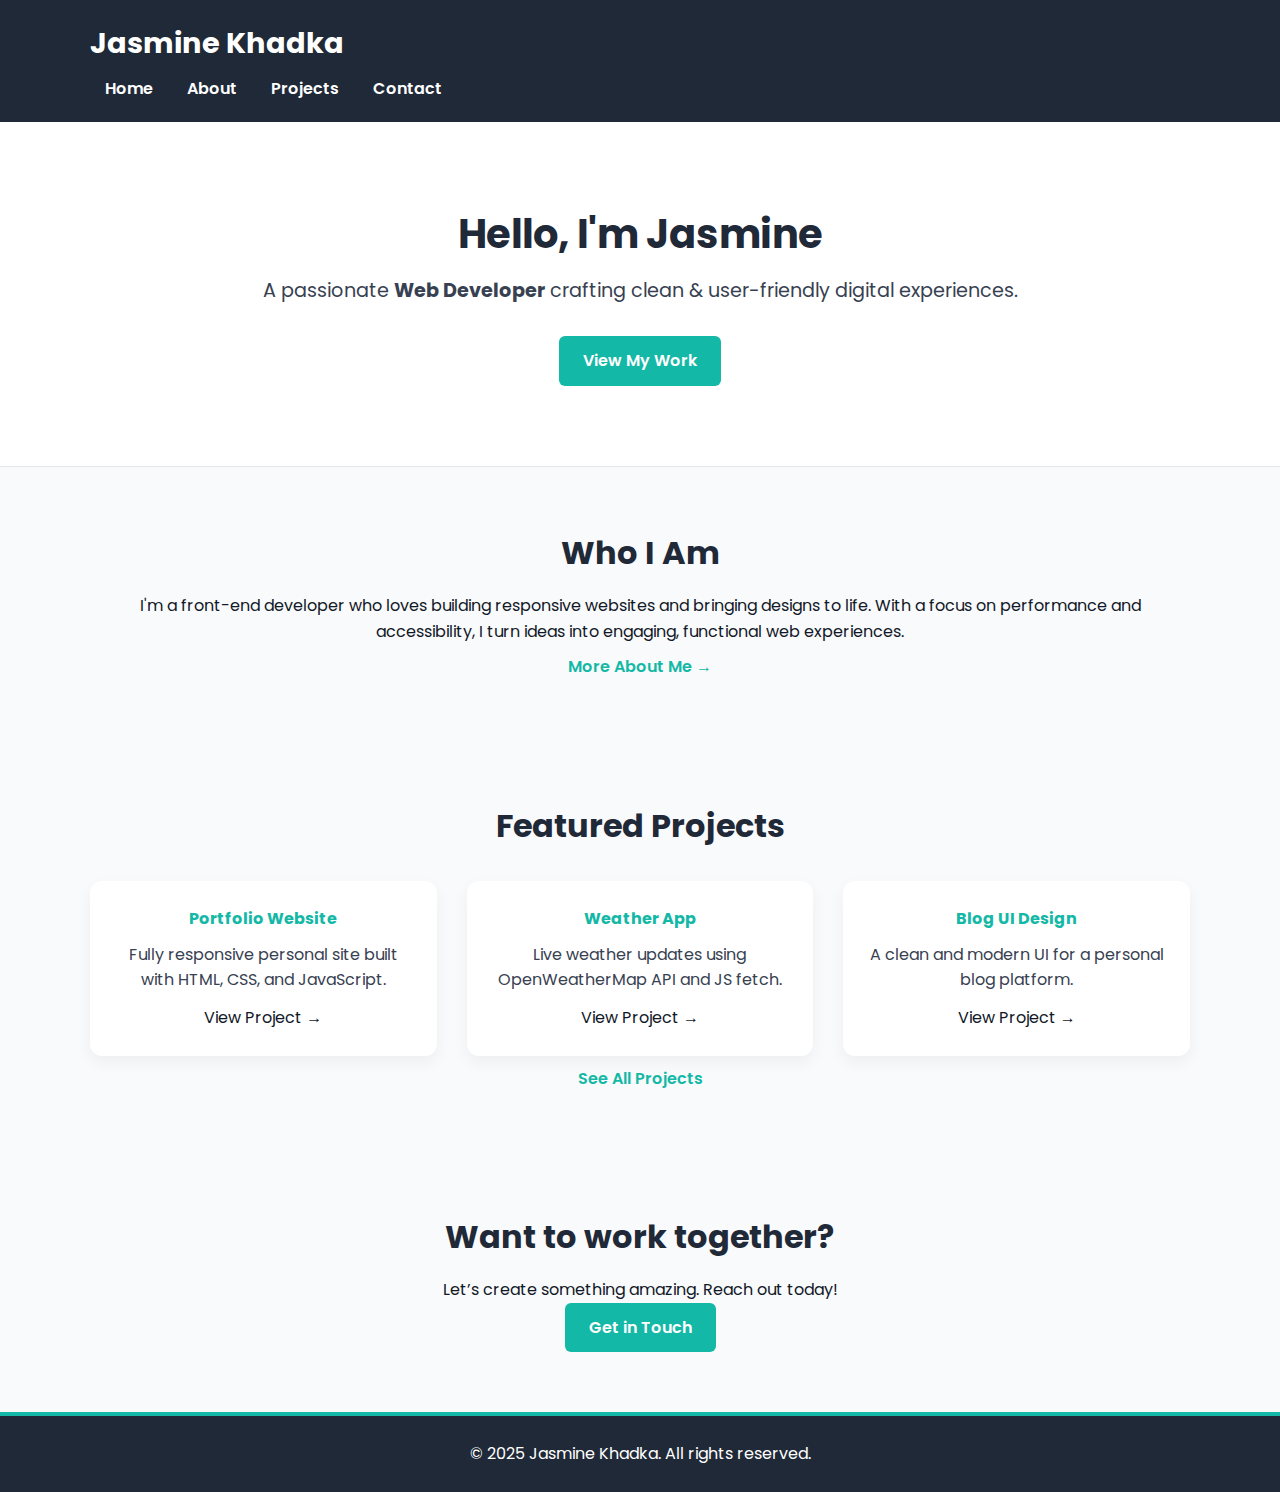
<file: index.html>
<!DOCTYPE html>
<html lang="en">
<head>
  <meta charset="UTF-8" />
  <meta name="viewport" content="width=device-width, initial-scale=1.0" />
  <title>Jasmine Khadka - Web Developer</title>
  <link rel="stylesheet" href="style.css" />
  <link href="https://fonts.googleapis.com/css2?family=Poppins:wght@400;600;700&display=swap" rel="stylesheet" />
</head>
<body>

  <!-- Navigation -->
  <header class="site-header">
    <div class="container">
      <h1 class="logo">Jasmine Khadka</h1>
      <nav class="site-nav">
        <a href="index.html">Home</a>
        <a href="about.html">About</a>
        <a href="projects.html">Projects</a>
        <a href="contact.html">Contact</a>
      </nav>
    </div>
  </header>

  <!-- Hero Section -->
  <section class="hero">
    <div class="container">
      <h2>Hello, I'm Jasmine</h2>
      <p>A passionate <strong>Web Developer</strong> crafting clean & user-friendly digital experiences.</p>
      <a href="projects.html" class="btn">View My Work</a>
    </div>
  </section>

  <!-- About Preview -->
  <section class="about-preview">
    <div class="container">
      <h3>Who I Am</h3>
      <p>
        I'm a front-end developer who loves building responsive websites and bringing designs to life. With a focus on performance and accessibility, I turn ideas into engaging, functional web experiences.
      </p>
      <a href="about.html" class="link-btn">More About Me →</a>
    </div>
  </section>

  <!-- Projects Preview -->
  <section class="projects-preview">
    <div class="container">
      <h3>Featured Projects</h3>
      <div class="project-grid">
        <div class="project-card">
          <h4>Portfolio Website</h4>
          <p>Fully responsive personal site built with HTML, CSS, and JavaScript.</p>
          <a href="#">View Project →</a>
        </div>
        <div class="project-card">
          <h4>Weather App</h4>
          <p>Live weather updates using OpenWeatherMap API and JS fetch.</p>
          <a href="#">View Project →</a>
        </div>
        <div class="project-card">
          <h4>Blog UI Design</h4>
          <p>A clean and modern UI for a personal blog platform.</p>
          <a href="#">View Project →</a>
        </div>
      </div>
      <a href="projects.html" class="link-btn">See All Projects</a>
    </div>
  </section>

  <!-- Contact CTA -->
  <section class="cta">
    <div class="container">
      <h3>Want to work together?</h3>
      <p>Let’s create something amazing. Reach out today!</p>
      <a href="contact.html" class="btn">Get in Touch</a>
    </div>
  </section>

  <!-- Footer -->
  <footer class="site-footer">
    <p>&copy; 2025 Jasmine Khadka. All rights reserved.</p>
  </footer>

</body>
</html>
</file>
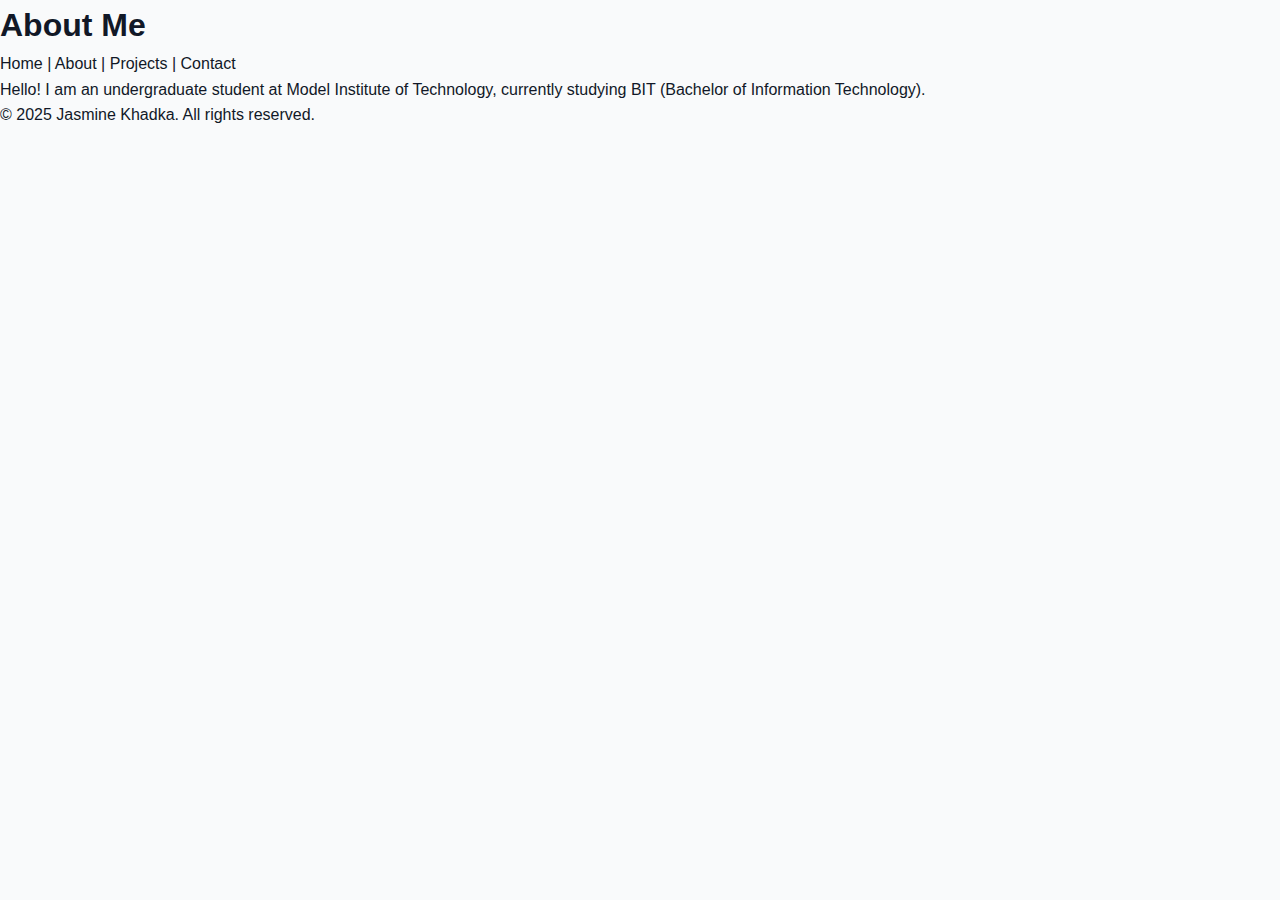
<file: about.html>
<!DOCTYPE html>
<html lang="en">
<head>
  <meta charset="UTF-8">
  <title>About Me Jasmine Khadka - Portfolio</title>
  <link rel="stylesheet" href="style.css">
</head>
<body>

  <header>
    <h1>About Me</h1>
    <nav>
      <a href="index.html">Home</a> |
      <a href="about.html">About</a> |
      <a href="projects.html">Projects</a> |
      <a href="contact.html">Contact</a>
    </nav>
  </header>

  <main>
    <section>
      <p>Hello! I am an undergraduate student at Model Institute of Technology, currently studying BIT (Bachelor of Information Technology).</p>
    </section>
  </main>

  <footer>
    <p>&copy; 2025 Jasmine Khadka. All rights reserved.</p>
  </footer>

</body>
</html>
</file>
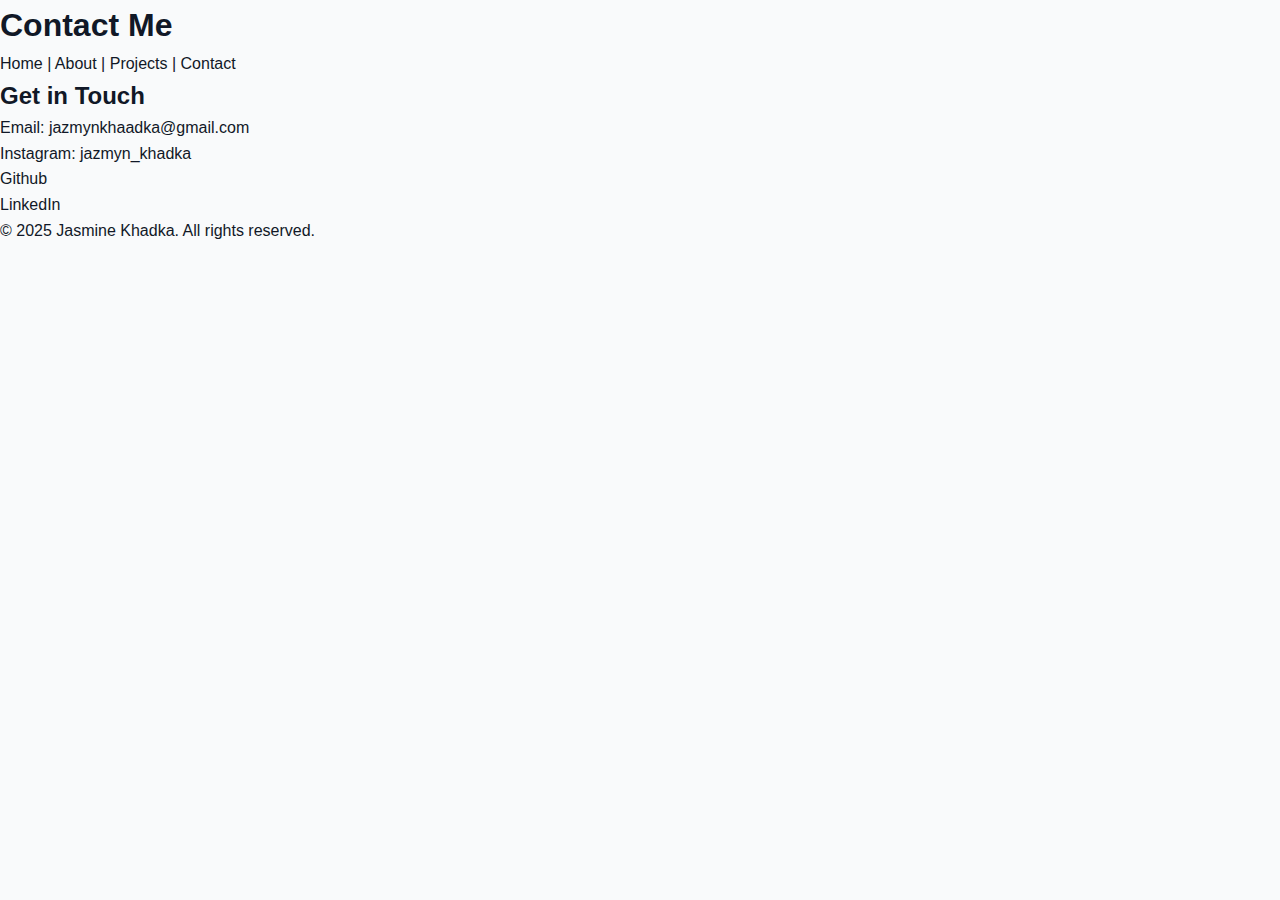
<file: contact.html>
<!DOCTYPE html>
<html lang="en">
<head>
  <meta charset="UTF-8">
  <title>Jasmine Khadka - Portfolio</title>
  <link rel="stylesheet" href="style.css">
</head>
<body>

  <header>
    <h1>Contact Me</h1>
    <nav>
      <a href="index.html">Home</a> |
      <a href="about.html">About</a> |
      <a href="projects.html">Projects</a> |
      <a href="contact.html">Contact</a>
    </nav>
  </header>

  <main>
    <h2>Get in Touch</h2>
    <p>Email: jazmynkhaadka@gmail.com</p>
    <p>Instagram: jazmyn_khadka</p>
    <ul>
      <li><a href="https://github.com/">Github</a></li>
      <li><a href="https://www.linkedin.com/in/jasmine-khadka-a076972b7/">LinkedIn</a></li>
    </ul>
  </main>

  <footer>
    <p>&copy; 2025 Jasmine Khadka. All rights reserved.</p>
  </footer>

</body>
</html>
</file>
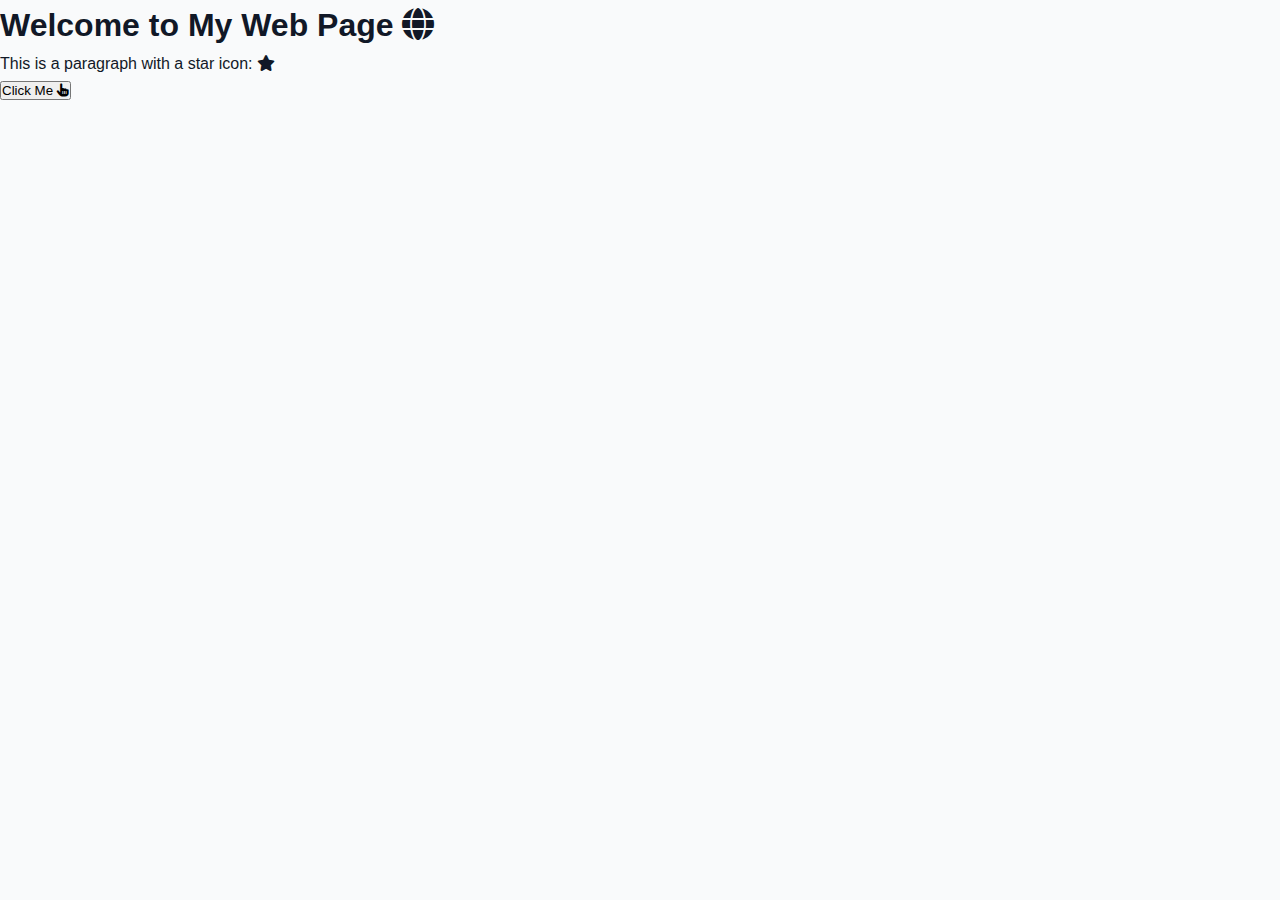
<file: indexx.html>
<!DOCTYPE html>
<html lang="en">
<head>
  <meta charset="UTF-8">
  <title>CSS Selectors Example</title>
  <link rel="stylesheet" href="style.css">

  <!-- Font Awesome CDN for icons -->
  <link rel="stylesheet" href="https://cdnjs.cloudflare.com/ajax/libs/font-awesome/6.5.0/css/all.min.css">
</head>
<body>
  <h1>Welcome to My Web Page <i class="fas fa-globe"></i></h1>
  <p>This is a paragraph with a star icon: <i class="fas fa-star"></i></p>
  <button>Click Me <i class="fas fa-hand-pointer"></i></button>
</body>
</html>
</file>
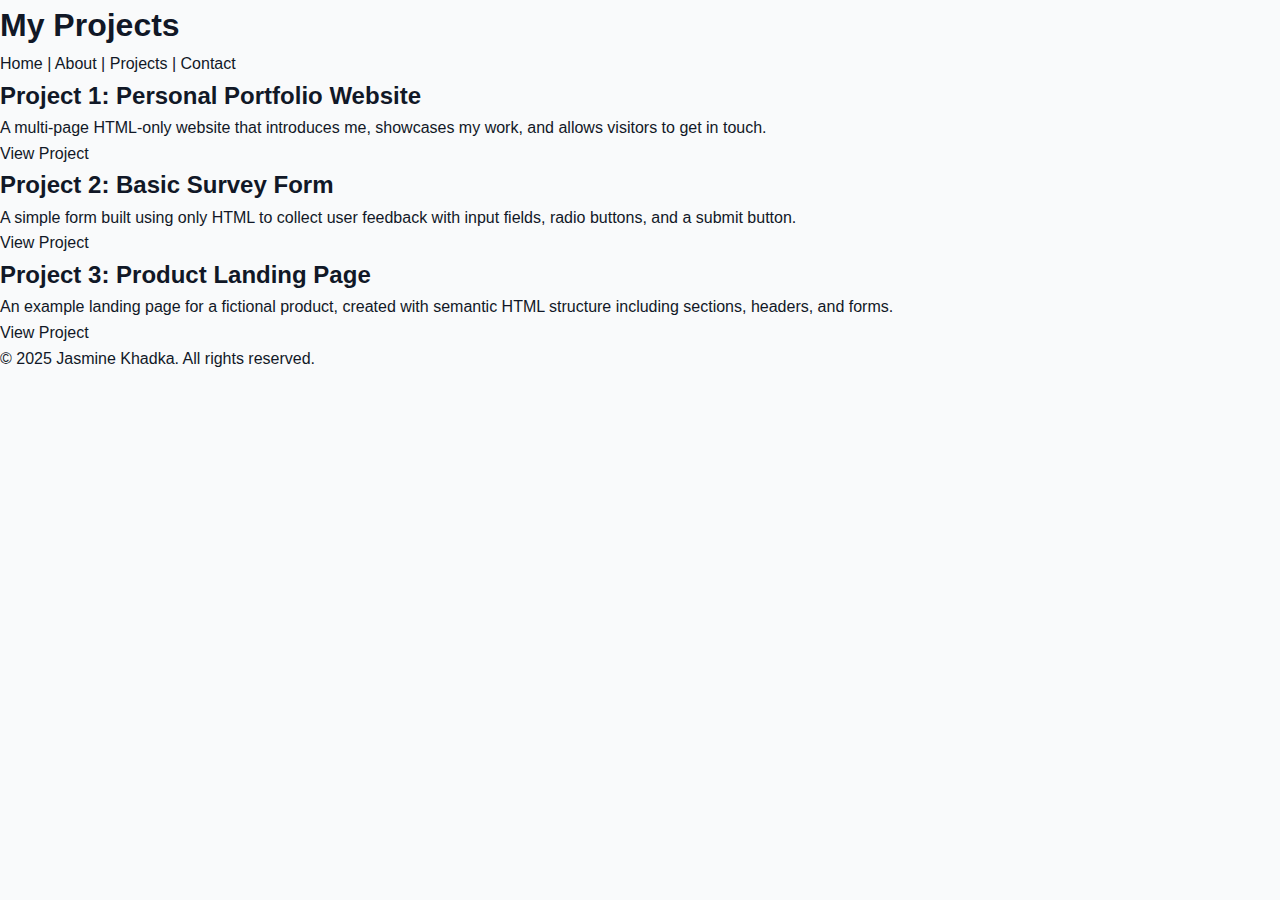
<file: Projects.html>
<!DOCTYPE html>
<html lang="en">
<head>
  <meta charset="UTF-8">
  <title>Projects - Jasmine Khadka</title>
  <link rel="stylesheet" href="style.css">
</head>
<body>

  <header>
    <h1>My Projects</h1>
    <nav>
      <a href="index.html">Home</a> |
      <a href="about.html">About</a> |
      <a href="projects.html">Projects</a> |
      <a href="contact.html">Contact</a>
    </nav>
  </header>

  <main>
    <section>
      <article>
        <h2>Project 1: Personal Portfolio Website</h2>
        <p>A multi-page HTML-only website that introduces me, showcases my work, and allows visitors to get in touch.</p>
        <a href="https://codepen.io/pen?template=ExYqMNe" target="_blank" rel="noopener noreferrer">View Project</a>
      </article>

      <article>
        <h2>Project 2: Basic Survey Form</h2>
        <p>A simple form built using only HTML to collect user feedback with input fields, radio buttons, and a submit button.</p>
        <a href="https://codepen.io/freeCodeCamp/full/VPaoNP" target="_blank" rel="noopener noreferrer">View Project</a>
      </article>

      <article>
        <h2>Project 3: Product Landing Page</h2>
        <p>An example landing page for a fictional product, created with semantic HTML structure including sections, headers, and forms.</p>
        <a href="https://codepen.io/freeCodeCamp/full/RKRbwL" target="_blank" rel="noopener noreferrer">View Project</a>
      </article>
    </section>
  </main>

  <footer>
    <p>&copy; 2025 Jasmine Khadka. All rights reserved.</p>
  </footer>

</body>
</html>
</file>
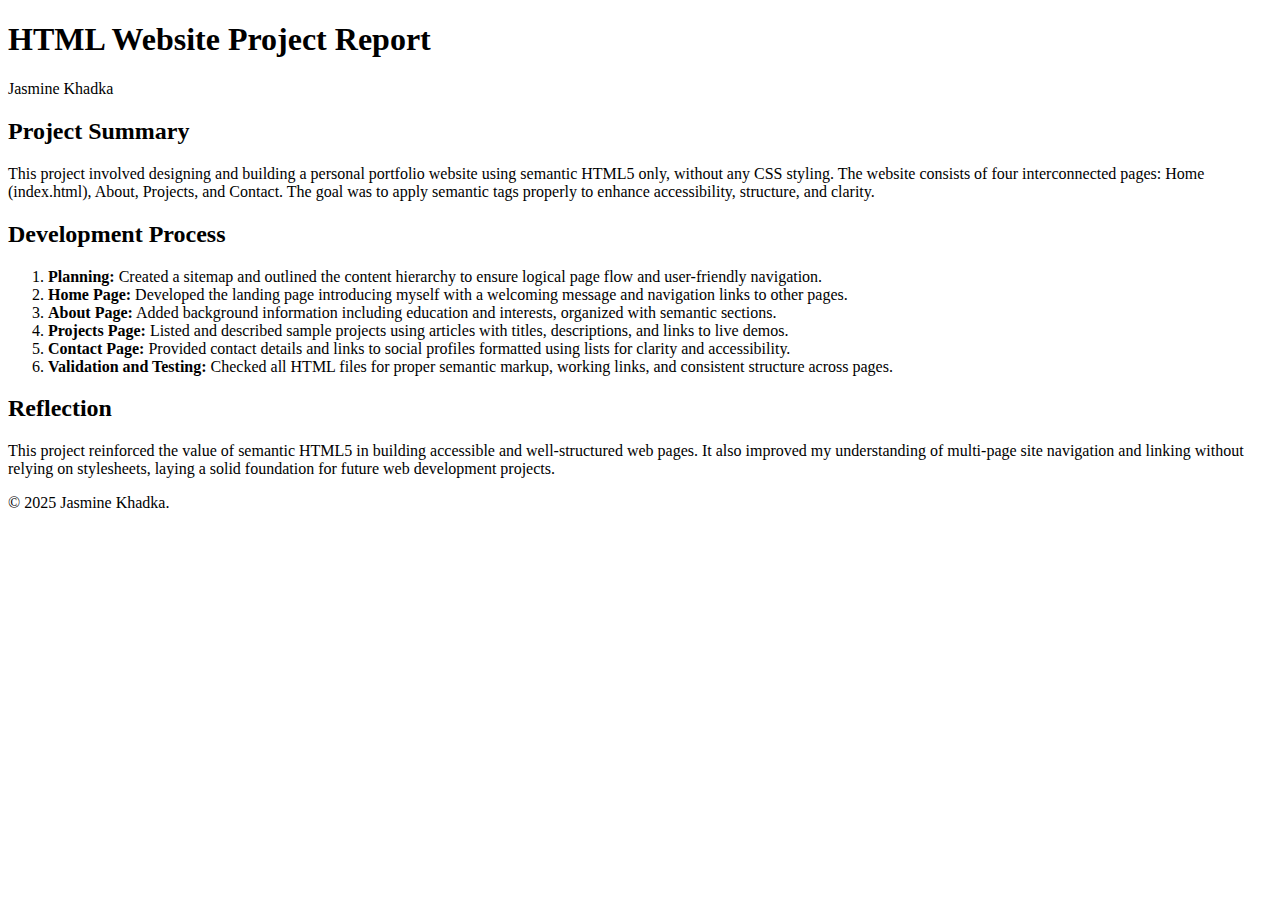
<file: report.html>
<!DOCTYPE html>
<html lang="en">
<head>
  <meta charset="UTF-8" />
  <title>Jasmine Khadka - Portfolio Project Report</title>
</head>
<body>
  <header>
    <h1>HTML Website Project Report</h1>
    <p>Jasmine Khadka</p>
  </header>

  <main>
    <section>
      <h2>Project Summary</h2>
      <p>
        This project involved designing and building a personal portfolio website using semantic HTML5 only, without any CSS styling. The website consists of four interconnected pages: Home (index.html), About, Projects, and Contact. The goal was to apply semantic tags properly to enhance accessibility, structure, and clarity.
      </p>
    </section>

    <section>
      <h2>Development Process</h2>
      <ol>
        <li><strong>Planning:</strong> Created a sitemap and outlined the content hierarchy to ensure logical page flow and user-friendly navigation.</li>
        <li><strong>Home Page:</strong> Developed the landing page introducing myself with a welcoming message and navigation links to other pages.</li>
        <li><strong>About Page:</strong> Added background information including education and interests, organized with semantic sections.</li>
        <li><strong>Projects Page:</strong> Listed and described sample projects using articles with titles, descriptions, and links to live demos.</li>
        <li><strong>Contact Page:</strong> Provided contact details and links to social profiles formatted using lists for clarity and accessibility.</li>
        <li><strong>Validation and Testing:</strong> Checked all HTML files for proper semantic markup, working links, and consistent structure across pages.</li>
      </ol>
    </section>

    <section>
      <h2>Reflection</h2>
      <p>
        This project reinforced the value of semantic HTML5 in building accessible and well-structured web pages. It also improved my understanding of multi-page site navigation and linking without relying on stylesheets, laying a solid foundation for future web development projects.
      </p>
    </section>
  </main>

  <footer>
    <p>&copy; 2025 Jasmine Khadka.</p>
  </footer>
</body>
</html>
</file>
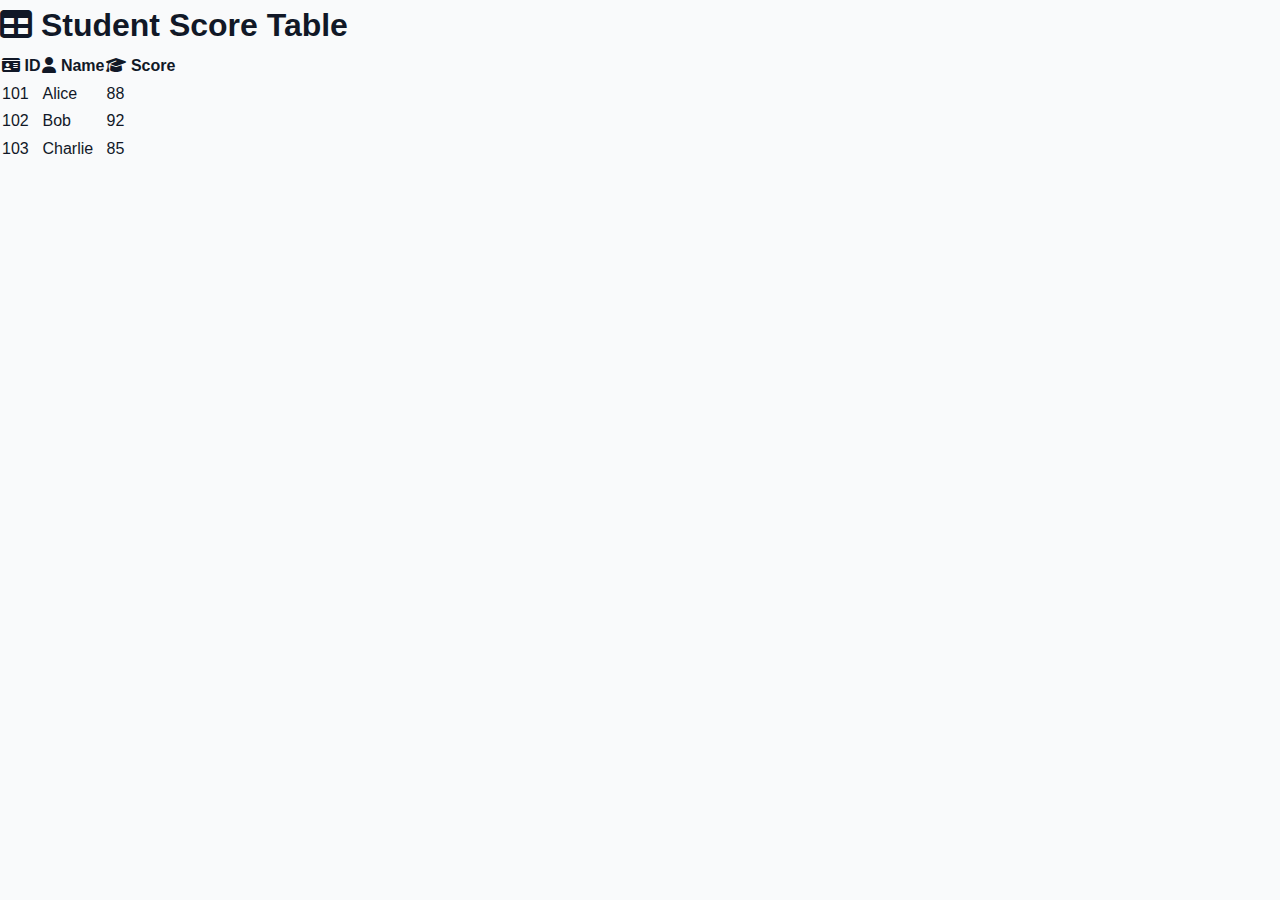
<file: table.html>
<!DOCTYPE html>
<html lang="en">
<head>
  <meta charset="UTF-8">
  <title>HTML Table with CSS Features</title>
  <link rel="stylesheet" href="style.css">

  <!-- Font Awesome for icons -->
  <link rel="stylesheet" href="https://cdnjs.cloudflare.com/ajax/libs/font-awesome/6.5.0/css/all.min.css">
</head>
<body>
  <h1><i class="fas fa-table"></i> Student Score Table</h1>

  <table>
    <thead>
      <tr>
        <th><i class="fas fa-id-card"></i> ID</th>
        <th><i class="fas fa-user"></i> Name</th>
        <th><i class="fas fa-graduation-cap"></i> Score</th>
      </tr>
    </thead>
    <tbody>
      <tr>
        <td>101</td>
        <td>Alice</td>
        <td>88</td>
      </tr>
      <tr>
        <td>102</td>
        <td>Bob</td>
        <td>92</td>
      </tr>
      <tr>
        <td>103</td>
        <td>Charlie</td>
        <td>85</td>
      </tr>
    </tbody>
  </table>
</body>
</html>
</file>
<file: style.css>
/* Reset & base styles */
* {
  margin: 0;
  padding: 0;
  box-sizing: border-box;
}

body {
  font-family: 'Poppins', sans-serif;
  background: #f9fafb;
  color: #111827;
  line-height: 1.6;
}

a {
  text-decoration: none;
  color: inherit;
}

.container {
  width: 90%;
  max-width: 1100px;
  margin: 0 auto;
}

/* Header */
.site-header {
  background: #1f2937;
  color: #ffffff;
  padding: 20px 0;
  box-shadow: 0 4px 10px rgba(0, 0, 0, 0.05);
}

.logo {
  font-size: 1.8rem;
  font-weight: 700;
}

.site-nav {
  margin-top: 10px;
}

.site-nav a {
  margin: 0 15px;
  font-weight: 600;
  color: #ffffff;
  transition: color 0.3s ease;
}

.site-nav a:hover {
  color: #14b8a6;
}

/* Hero */
.hero {
  background: #ffffff;
  padding: 80px 20px;
  text-align: center;
  border-bottom: 1px solid #e5e7eb;
}

.hero h2 {
  font-size: 2.5rem;
  color: #1f2937;
  margin-bottom: 10px;
}

.hero p {
  font-size: 1.2rem;
  margin-bottom: 30px;
  color: #374151;
}

.btn {
  display: inline-block;
  background: #14b8a6;
  color: #ffffff;
  padding: 12px 24px;
  border-radius: 6px;
  font-weight: 600;
  transition: background 0.3s;
}

.btn:hover {
  background: #0d9488;
}

/* Sections */
.about-preview,
.projects-preview,
.cta {
  padding: 60px 20px;
  text-align: center;
}

.about-preview h3,
.projects-preview h3,
.cta h3 {
  font-size: 2rem;
  margin-bottom: 15px;
  color: #1f2937;
}

.link-btn {
  display: inline-block;
  margin-top: 10px;
  color: #14b8a6;
  font-weight: 600;
}

/* Project Cards */
.project-grid {
  display: grid;
  gap: 30px;
  grid-template-columns: repeat(auto-fit, minmax(250px, 1fr));
  margin-top: 30px;
}

.project-card {
  background: #ffffff;
  padding: 25px;
  border-radius: 12px;
  box-shadow: 0 6px 16px rgba(0, 0, 0, 0.05);
  transition: transform 0.3s;
}

.project-card h4 {
  margin-bottom: 10px;
  color: #14b8a6;
}

.project-card p {
  margin-bottom: 12px;
  color: #374151;
}

.project-card:hover {
  transform: translateY(-5px);
}

/* Footer */
.site-footer {
  text-align: center;
  padding: 25px;
  background: #1f2937;
  color: #ffffff;
  border-top: 4px solid #14b8a6;
}
</file>
